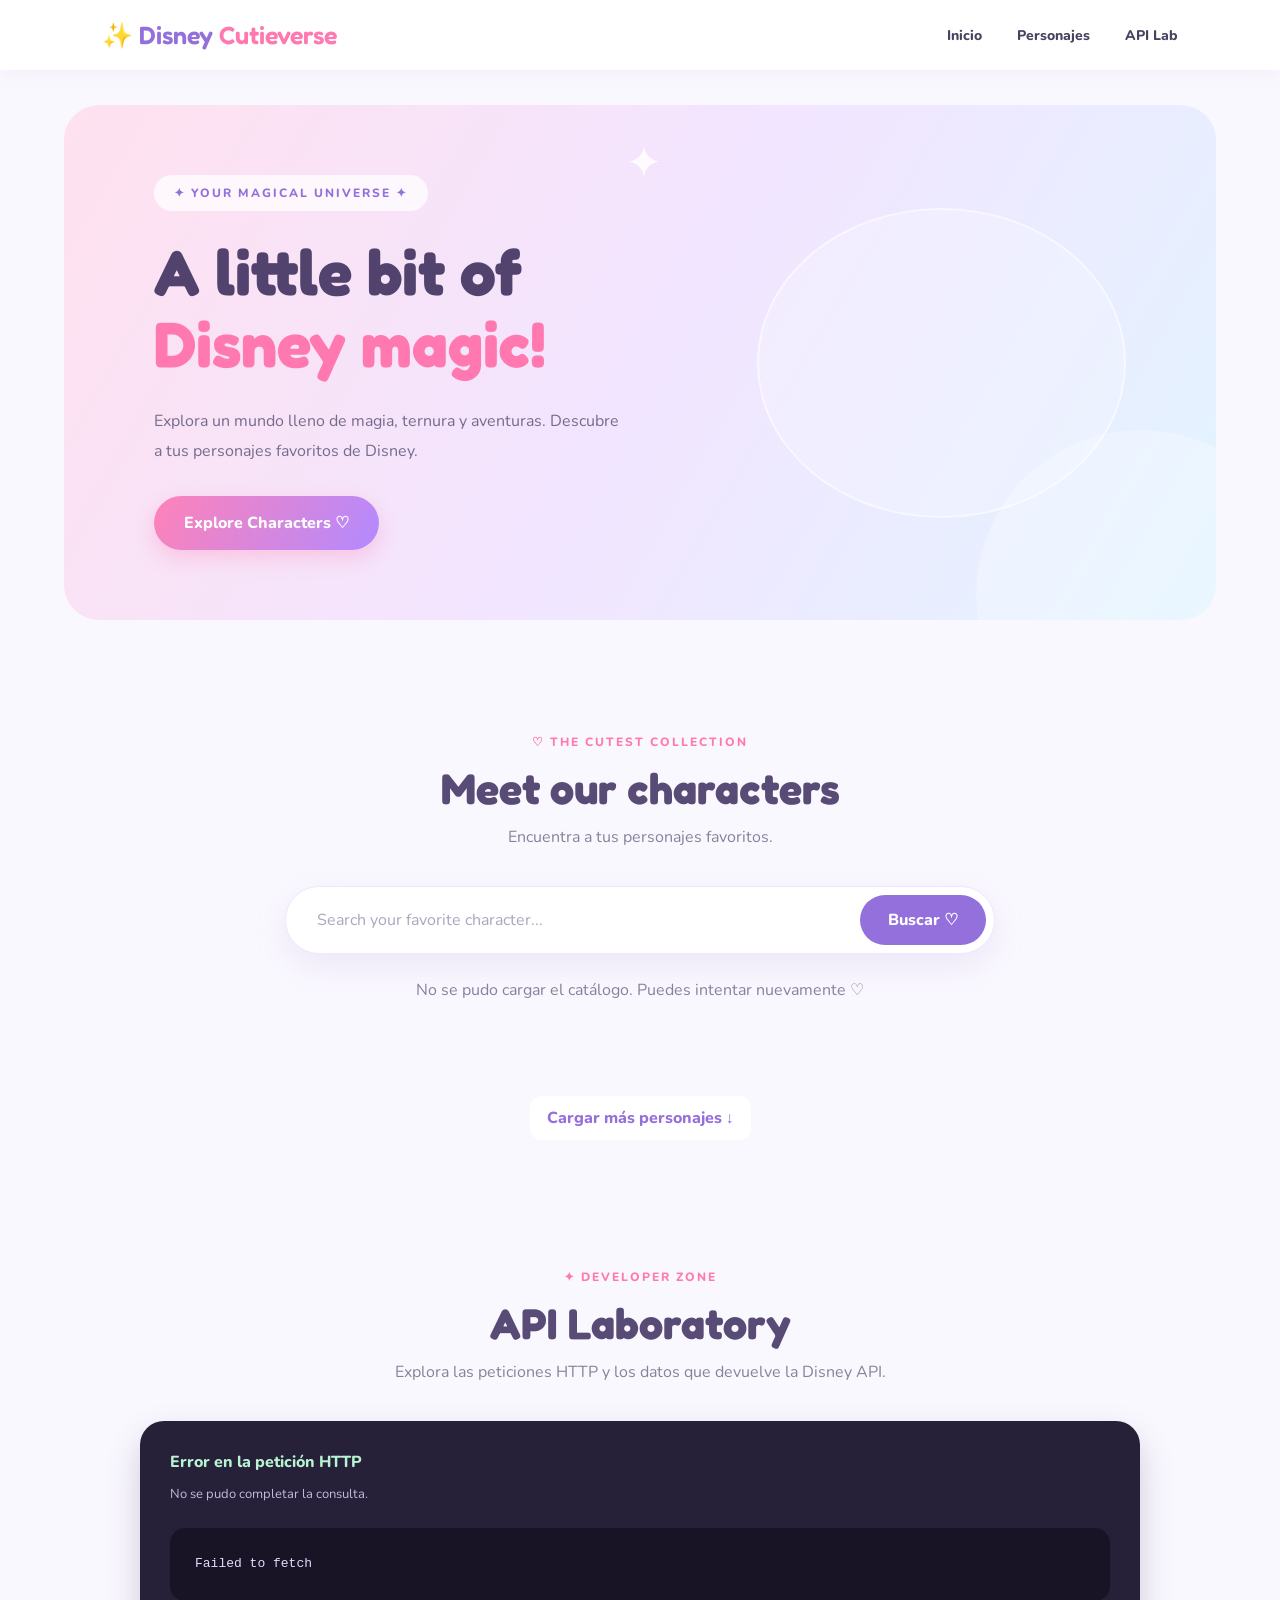
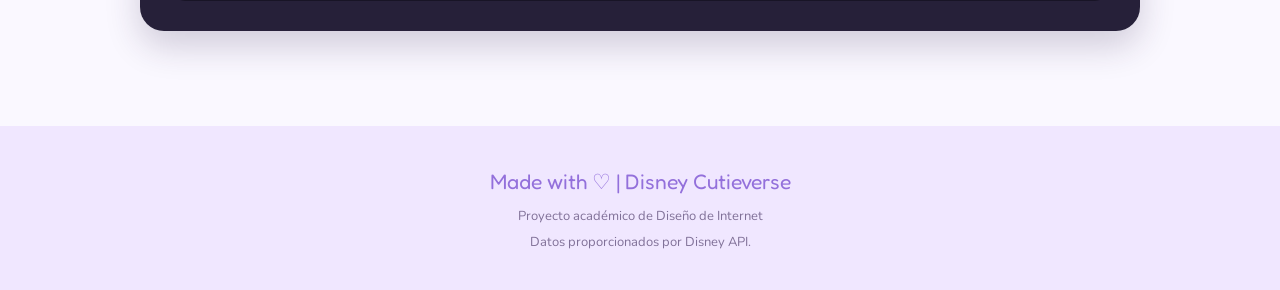
<file: index.html>
<!DOCTYPE html>
<html lang="es">
<head>
    <meta charset="UTF-8">
    <meta name="viewport" content="width=device-width, initial-scale=1.0">
    <title>Disney Cutieverse | Magical World</title>

    <link rel="stylesheet" href="style.css">
    <script src="app.js" defer></script>
</head>

<body>

    <!-- BARRA DE NAVEGACIÓN -->
    <header class="navbar">
        <a href="#inicio" class="logo">
            ✨ Disney <span>Cutieverse</span>
        </a>

        <nav class="nav-links">
            <a href="#inicio">Inicio</a>
            <a href="#personajes">Personajes</a>
            <a href="#api-lab">API Lab</a>
        </nav>
    </header>

    <main>

        <!-- PORTADA PRINCIPAL -->
        <section class="hero" id="inicio">

            <div class="hero-content">
                <span class="hero-badge">
                    ✦ YOUR MAGICAL UNIVERSE ✦
                </span>

                <h1>
                    A little bit of
                    <span>Disney magic!</span>
                </h1>

                <p>
                    Explora un mundo lleno de magia,
                    ternura y aventuras. Descubre a tus
                    personajes favoritos de Disney.
                </p>

                <a href="#personajes" class="btn-primary">
                    Explore Characters ♡
                </a>
            </div>

            <div class="hero-image" id="hero-image">
                <!-- Imagen obtenida mediante la API -->
            </div>

        </section>

        <!-- CATÁLOGO DE PERSONAJES -->
        <section class="characters-section" id="personajes">

            <div class="section-header">
                <span class="section-tag">♡ THE CUTEST COLLECTION</span>
                <h2>Meet our characters</h2>
                <p>Encuentra a tus personajes favoritos.</p>
            </div>

            <!-- BUSCADOR -->
            <div class="search-container">
                <input
                    type="search"
                    id="search-input"
                    placeholder="Search your favorite character..."
                    autocomplete="off"
                    aria-label="Buscar personaje"
                >

                <button id="search-btn">
                    Buscar ♡
                </button>
            </div>

            <!-- FILTROS -->
            <div class="filters">
                <button class="filter-btn active" data-filter="all">
                    Todos
                </button>

                <button class="filter-btn" data-filter="favorites">
                    ♡ Favoritos
                </button>
            </div>

            <!-- RESULTADOS -->
            <p id="results-info"></p>

            <div class="characters-grid" id="characters-grid">
                <!-- Las tarjetas se generan con JavaScript -->
            </div>

            <!-- PAGINACIÓN -->
            <div class="pagination" id="pagination"></div>

        </section>

        <!-- LABORATORIO DE API -->
        <section class="api-section" id="api-lab">

            <div class="section-header">
                <span class="section-tag">✦ DEVELOPER ZONE</span>
                <h2>API Laboratory</h2>
                <p>
                    Explora las peticiones HTTP y los datos
                    que devuelve la Disney API.
                </p>
            </div>

            <div class="api-panel">
                <p id="api-status">Esperando petición...</p>
                <p id="api-time">Tiempo de respuesta: --</p>

                <pre id="api-json">Sin datos todavía.</pre>
            </div>

        </section>

    </main>

    <!-- VENTANA DE DETALLES -->
    <dialog id="character-modal" class="character-modal">
        <button id="close-modal" aria-label="Cerrar ventana">
            ✕
        </button>

        <div id="modal-content">
            <!-- Información detallada del personaje -->
        </div>
    </dialog>

    <!-- FOOTER -->
    <footer>
        <p>Made with ♡ | Disney Cutieverse</p>
        <p>Proyecto académico de Diseño de Internet</p>
        <p>Datos proporcionados por Disney API.</p>
    </footer>

</body>
</html>
</file>
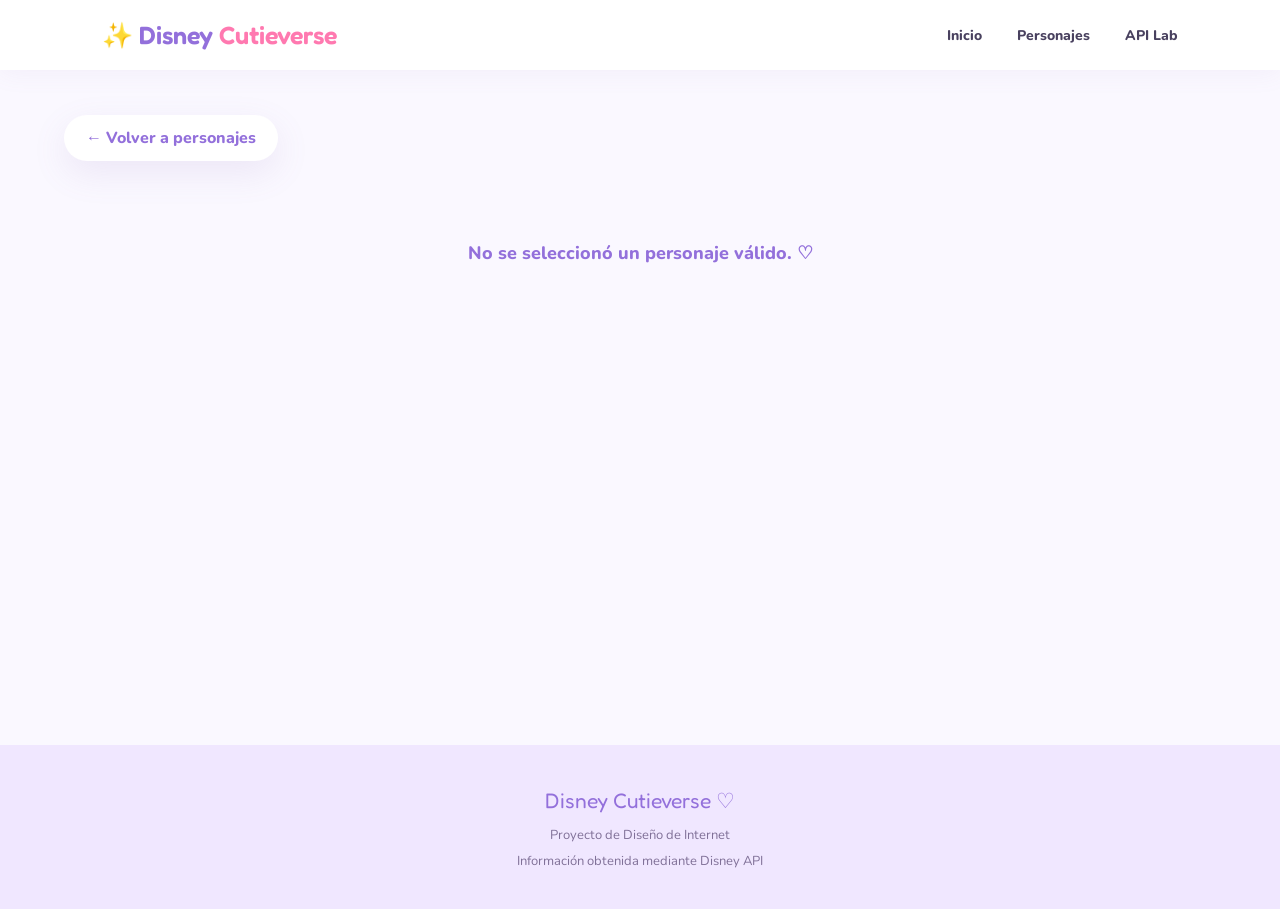
<file: detalle.html>
<!DOCTYPE html>
<html lang="es">

<head>
    <meta charset="UTF-8">
    <meta name="viewport" content="width=device-width, initial-scale=1.0">

    <title>Character Details | Disney Cutieverse</title>

    <link rel="stylesheet" href="style.css">
    <script src="detalle.js" defer></script>
</head>

<body>

    <!-- NAVEGACIÓN -->
    <header class="navbar">

        <a href="index.html" class="logo">
            ✨ Disney <span>Cutieverse</span>
        </a>

        <nav class="nav-links">
            <a href="index.html">Inicio</a>
            <a href="index.html#personajes">Personajes</a>
            <a href="index.html#api-lab">API Lab</a>
        </nav>

    </header>

    <main class="detail-page">

        <!-- VOLVER AL CATÁLOGO -->
        <a href="index.html#personajes" class="back-link">
            ← Volver a personajes
        </a>

        <!-- ESTADO DE CARGA -->
        <p id="detalle-estado" role="status">
            Cargando información del personaje... ♡
        </p>

        <!-- INFORMACIÓN DEL PERSONAJE -->
        <div id="detalle-contenido" hidden>

            <section class="detail-hero">

                <div class="detail-image" id="detalle-imagen">
                </div>

                <div class="detail-intro">

                    <span class="section-tag">
                        ✦ CHARACTER PROFILE ✦
                    </span>

                    <h1 id="detalle-nombre"></h1>

                    <p>
                        Descubre sus apariciones,
                        aventuras y conexiones
                        dentro del universo Disney.
                    </p>

                    <span id="detalle-id" class="detail-id"></span>

                </div>

            </section>

            <!-- INFORMACIÓN ADICIONAL -->
            <section class="detail-information">

                <div class="section-header">
                    <span class="section-tag">
                        ♡ DISCOVER MORE
                    </span>

                    <h2>Everything about me!</h2>

                    <p>
                        Conoce más sobre este personaje.
                    </p>
                </div>

                <div class="detail-grid">

                    <article class="detail-card">
                        <h3>🎬 Películas</h3>
                        <ul id="detalle-peliculas"></ul>
                    </article>

                    <article class="detail-card">
                        <h3>📺 Series</h3>
                        <ul id="detalle-series"></ul>
                    </article>

                    <article class="detail-card">
                        <h3>🌸 Cortometrajes</h3>
                        <ul id="detalle-cortos"></ul>
                    </article>

                    <article class="detail-card">
                        <h3>🎮 Videojuegos</h3>
                        <ul id="detalle-videojuegos"></ul>
                    </article>

                    <article class="detail-card">
                        <h3>💕 Aliados</h3>
                        <ul id="detalle-aliados"></ul>
                    </article>

                    <article class="detail-card">
                        <h3>💜 Enemigos</h3>
                        <ul id="detalle-enemigos"></ul>
                    </article>

                    <article class="detail-card">
                        <h3>🏰 Atracciones Disney</h3>
                        <ul id="detalle-parques"></ul>
                    </article>

                </div>

            </section>

        </div>

    </main>

    <footer>
        <p>Disney Cutieverse ♡</p>
        <p>Proyecto de Diseño de Internet</p>
        <p>Información obtenida mediante Disney API</p>
    </footer>

</body>
</html>
</file>
<file: style.css>
/* =========================================
   DISNEY CUTIEVERSE
   ESTILOS GENERALES
========================================= */

@import url('https://fonts.googleapis.com/css2?family=Fredoka:wght@400;500;600;700&family=Nunito:wght@400;500;600;700;800&display=swap');

:root {
    --pink: #ff79b0;
    --pink-light: #ffe4f0;
    --purple: #9370db;
    --purple-light: #eee6ff;
    --background: #faf8ff;
    --text: #49415f;
    --muted: #89819b;
    --white: #ffffff;
    --shadow: 0 12px 35px rgba(143, 110, 185, 0.12);
}

* {
    margin: 0;
    padding: 0;
    box-sizing: border-box;
}

html {
    scroll-behavior: smooth;
}

body {
    font-family: 'Nunito', sans-serif;
    background: var(--background);
    color: var(--text);
}

h1, h2, h3 {
    font-family: 'Fredoka', sans-serif;
}

button, input {
    font: inherit;
}

button {
    cursor: pointer;
}

a {
    text-decoration: none;
}

/* =========================================
   NAVBAR
========================================= */

.navbar {
    width: 100%;
    padding: 20px 8%;
    display: flex;
    align-items: center;
    justify-content: space-between;
    background: rgba(255, 255, 255, 0.95);
    box-shadow: 0 4px 25px rgba(150, 110, 180, 0.07);
    position: sticky;
    top: 0;
    z-index: 100;
    backdrop-filter: blur(15px);
}

.logo {
    font-family: 'Fredoka', sans-serif;
    font-size: 25px;
    font-weight: 600;
    color: var(--purple);
}

.logo span {
    color: var(--pink);
}

.nav-links {
    display: flex;
    align-items: center;
    gap: 35px;
}

.nav-links a {
    font-weight: 800;
    color: var(--text);
    font-size: 14px;
    transition: 0.3s;
}

.nav-links a:hover {
    color: var(--pink);
}

/* =========================================
   HERO / PORTADA
========================================= */

.hero {
    margin: 35px auto;
    width: 90%;
    max-width: 1400px;
    min-height: 460px;
    padding: 70px 7%;
    display: flex;
    align-items: center;
    justify-content: space-between;
    gap: 35px;
    border-radius: 35px;
    background: linear-gradient(
        120deg,
        #ffe1ef 0%,
        #f2e5ff 50%,
        #e2f4ff 100%
    );
    position: relative;
    overflow: hidden;
}

.hero::before {
    content: "✦";
    position: absolute;
    top: 28px;
    right: 48%;
    font-size: 45px;
    color: rgba(255, 255, 255, 0.85);
}

.hero::after {
    content: "";
    position: absolute;
    width: 330px;
    height: 330px;
    border-radius: 50%;
    background: rgba(255, 255, 255, 0.25);
    right: -90px;
    bottom: -140px;
}

.hero-content {
    flex: 1;
    max-width: 570px;
    position: relative;
    z-index: 2;
}

.hero-badge {
    display: inline-block;
    padding: 10px 20px;
    border-radius: 50px;
    background: rgba(255, 255, 255, 0.75);
    color: var(--purple);
    font-size: 12px;
    font-weight: 800;
    letter-spacing: 2px;
}

.hero h1 {
    font-size: clamp(40px, 5vw, 65px);
    line-height: 1.13;
    margin: 25px 0;
    color: #51436d;
}

.hero h1 span {
    display: block;
    color: var(--pink);
}

.hero p {
    max-width: 470px;
    line-height: 1.9;
    font-size: 16px;
    color: #756c8c;
}

.btn-primary {
    display: inline-flex;
    align-items: center;
    justify-content: center;
    margin-top: 30px;
    padding: 16px 30px;
    color: white;
    font-weight: 800;
    border-radius: 50px;
    background: linear-gradient(120deg, #ff82b8, #b28aff);
    box-shadow: 0 8px 20px rgba(255, 121, 176, 0.3);
    transition: 0.3s ease;
}

.btn-primary:hover {
    transform: translateY(-4px);
    box-shadow: 0 12px 25px rgba(255, 121, 176, 0.4);
}

/* Espacio reservado para imagen desde la API */

.hero-image {
    flex: 0 0 38%;
    min-height: 310px;
    position: relative;
    z-index: 2;
    display: flex;
    align-items: center;
    justify-content: center;
    border-radius: 50%;
    background: rgba(255, 255, 255, 0.22);
    border: 2px solid rgba(255, 255, 255, 0.5);
}

.hero-image:empty::before {
    content: "♡";
    font-size: 170px;
    color: rgba(255, 255, 255, 0.8);
    animation: flotar 4s ease-in-out infinite;
}

.hero-image img {
    width: 100%;
    max-height: 380px;
    object-fit: contain;
    filter: drop-shadow(0 15px 20px rgba(95, 75, 135, 0.12));
    animation: flotar 4s ease-in-out infinite;
}

@keyframes flotar {
    0%, 100% {
        transform: translateY(0);
    }

    50% {
        transform: translateY(-14px);
    }
}

/* =========================================
   SECCIONES
========================================= */

.characters-section,
.api-section {
    max-width: 1400px;
    width: 90%;
    margin: auto;
    padding: 75px 3%;
}

.section-header {
    text-align: center;
    margin-bottom: 38px;
}

.section-tag {
    display: inline-block;
    color: var(--pink);
    font-size: 12px;
    font-weight: 800;
    letter-spacing: 2px;
    margin-bottom: 12px;
}

.section-header h2 {
    font-size: clamp(30px, 4vw, 43px);
    color: #584b76;
    margin-bottom: 12px;
}

.section-header p {
    color: var(--muted);
}

/* =========================================
   BUSCADOR
========================================= */

.search-container {
    max-width: 710px;
    margin: 35px auto 25px;
    padding: 8px;
    display: flex;
    align-items: center;
    background: var(--white);
    border-radius: 50px;
    border: 1px solid #f1e6ff;
    box-shadow: var(--shadow);
}

.search-container input {
    flex: 1;
    min-width: 0;
    border: none;
    outline: none;
    padding: 14px 23px;
    background: transparent;
    color: var(--text);
}

.search-container input::placeholder {
    color: #ada5bc;
}

.search-container button {
    border: none;
    border-radius: 50px;
    background: var(--purple);
    color: white;
    padding: 14px 28px;
    font-weight: 800;
    transition: 0.3s;
}

.search-container button:hover {
    background: var(--pink);
}

/* =========================================
   FILTROS
========================================= */

.filters {
    display: flex;
    justify-content: center;
    flex-wrap: wrap;
    gap: 12px;
    margin-bottom: 30px;
}

.filter-btn {
    border: 1px solid #eadcfb;
    background: white;
    color: #8c7ba8;
    padding: 11px 24px;
    border-radius: 30px;
    font-weight: 800;
    transition: 0.3s;
}

.filter-btn:hover,
.filter-btn.active {
    background: var(--purple);
    color: white;
    border-color: var(--purple);
}

#results-info {
    text-align: center;
    color: var(--muted);
    margin-bottom: 25px;
}

/* =========================================
   TARJETAS DE PERSONAJES
========================================= */

.characters-grid {
    display: grid;
    grid-template-columns: repeat(4, minmax(0, 1fr));
    gap: 25px;
}

.character-card {
    background: white;
    border-radius: 25px;
    overflow: hidden;
    border: 1px solid #f2ebfa;
    box-shadow: var(--shadow);
    transition: 0.3s ease;
}

.character-card:hover {
    transform: translateY(-9px);
    box-shadow: 0 18px 40px rgba(143, 110, 185, 0.2);
}

.character-image {
    height: 225px;
    display: flex;
    justify-content: center;
    align-items: center;
    background: linear-gradient(135deg, #ffe6f1, #e9e5ff);
    padding: 22px;
}

.character-image img {
    width: 100%;
    height: 100%;
    object-fit: contain;
}

.character-info {
    padding: 23px;
    text-align: center;
}

.character-info h3 {
    font-size: 21px;
    color: #554a70;
    margin-bottom: 12px;
}

.character-info p {
    color: var(--muted);
    font-size: 13px;
    margin-bottom: 16px;
}

.character-info button {
    border: none;
    background: #f5e9ff;
    color: var(--purple);
    font-weight: 800;
    border-radius: 30px;
    padding: 11px 17px;
    transition: 0.3s;
}

.character-info button:hover {
    background: var(--purple);
    color: white;
}

/* =========================================
   PAGINACIÓN
========================================= */

.pagination {
    display: flex;
    justify-content: center;
    flex-wrap: wrap;
    gap: 10px;
    margin-top: 35px;
}

.pagination button {
    border: none;
    padding: 11px 17px;
    background: white;
    color: var(--purple);
    border-radius: 12px;
    font-weight: 800;
}

.pagination button:hover {
    background: var(--purple);
    color: white;
}

/* =========================================
   API LABORATORY
========================================= */

.api-section {
    padding-top: 50px;
    padding-bottom: 95px;
}

.api-panel {
    max-width: 1000px;
    margin: 0 auto;
    padding: 30px;
    border-radius: 24px;
    background: #262039;
    color: white;
    box-shadow: 0 15px 35px rgba(44, 32, 69, 0.2);
}

#api-status {
    color: #b9f4d2;
    font-weight: 800;
    margin-bottom: 12px;
}

#api-time {
    color: #c6b9dc;
    font-size: 13px;
    margin-bottom: 25px;
}

#api-json {
    background: #181426;
    padding: 25px;
    border-radius: 15px;
    color: #e7d8ff;
    font-family: Consolas, monospace;
    font-size: 13px;
    line-height: 1.7;
    max-height: 400px;
    overflow: auto;
    white-space: pre-wrap;
    overflow-wrap: anywhere;
}

/* =========================================
   MODAL DE PERSONAJES
========================================= */

.character-modal {
    width: min(92%, 700px);
    max-height: 85vh;
    margin: auto;
    padding: 30px;
    border: none;
    border-radius: 28px;
    background: white;
    color: var(--text);
    box-shadow: 0 25px 80px rgba(30, 20, 50, 0.25);
    overflow-y: auto;
}

.character-modal::backdrop {
    background: rgba(35, 25, 55, 0.55);
    backdrop-filter: blur(6px);
}

#close-modal {
    display: block;
    margin-left: auto;
    border: none;
    background: var(--pink-light);
    color: var(--pink);
    border-radius: 50%;
    width: 38px;
    height: 38px;
    font-size: 17px;
}

/* =========================================
   FOOTER
========================================= */

footer {
    text-align: center;
    background: #f0e7ff;
    padding: 35px 20px;
    color: #807198;
    font-size: 13px;
    line-height: 2;
}

footer p:first-child {
    color: var(--purple);
    font-family: 'Fredoka', sans-serif;
    font-size: 21px;
}

/* =========================================
   DISEÑO RESPONSIVE
========================================= */

@media (max-width: 1100px) {
    .characters-grid {
        grid-template-columns: repeat(3, 1fr);
    }
}

@media (max-width: 800px) {
    .hero {
        flex-direction: column;
        text-align: center;
        padding: 65px 7%;
    }

    .hero-content {
        max-width: 100%;
    }

    .hero p {
        margin: auto;
    }

    .hero-image {
        width: 80%;
        min-height: 250px;
    }

    .characters-grid {
        grid-template-columns: repeat(2, 1fr);
    }

    .navbar {
        flex-direction: column;
        gap: 18px;
    }
}

@media (max-width: 500px) {
    .nav-links {
        gap: 17px;
    }

    .nav-links a {
        font-size: 12px;
    }

    .characters-grid {
        grid-template-columns: 1fr;
    }

    .search-container button {
        padding: 13px 16px;
    }

    .hero {
        margin-top: 15px;
        border-radius: 23px;
    }

    .hero-image {
        width: 100%;
    }

    .characters-section,
    .api-section {
        width: 94%;
    }
}


/* =========================================
   CATÁLOGO DESLIZABLE
========================================= */

.characters-grid {
    max-height: 760px;
    overflow-y: auto;
    overflow-x: hidden;
    padding: 15px 12px 20px 5px;
    scroll-behavior: smooth;
    scrollbar-width: thin;
    scrollbar-color: #d4b5ff #f5efff;
}

/* Barra de desplazamiento en Chrome y Edge */

.characters-grid::-webkit-scrollbar {
    width: 10px;
}

.characters-grid::-webkit-scrollbar-track {
    background: #f5efff;
    border-radius: 20px;
}

.characters-grid::-webkit-scrollbar-thumb {
    background: linear-gradient(
        180deg,
        #ff9bc7,
        #b99aff
    );
    border-radius: 20px;
}

.characters-grid::-webkit-scrollbar-thumb:hover {
    background: #a87bef;
}

/* Mensaje de paginación */

.pagination p {
    color: #9984af;
    font-weight: 700;
    padding: 15px;
}

/* Ocultamos favoritos hasta programarlos */

.filters {
    display: none;
}


/* ==========================================
   DISNEY CUTIEVERSE
   PÁGINA DE DETALLES
========================================== */

/* CONTENEDOR PRINCIPAL */

.detail-page {
    width: 90%;
    max-width: 1250px;
    min-height: 75vh;
    margin: 0 auto;
    padding: 45px 0 90px;
}

/* BOTÓN PARA REGRESAR */

.back-link {
    display: inline-flex;
    align-items: center;
    margin-bottom: 30px;
    padding: 12px 22px;
    border-radius: 30px;
    background: white;
    color: var(--purple);
    font-weight: 800;
    box-shadow: var(--shadow);
    transition: 0.3s;
}

.back-link:hover {
    background: var(--purple);
    color: white;
    transform: translateX(-5px);
}

/* MENSAJE DE CARGA */

#detalle-estado {
    text-align: center;
    padding: 50px 20px;
    color: var(--purple);
    font-size: 18px;
    font-weight: 800;
}

/* PORTADA DEL PERSONAJE */

.detail-hero {
    display: grid;
    grid-template-columns: 40% 1fr;
    align-items: center;
    gap: 60px;

    padding: 60px;
    border-radius: 35px;

    background: linear-gradient(
        125deg,
        #ffe0ee,
        #f0e4ff,
        #e1f3ff
    );

    position: relative;
    overflow: hidden;
}

/* DECORACIÓN */

.detail-hero::after {
    content: "✦";
    position: absolute;
    top: 30px;
    right: 40px;
    font-size: 55px;
    color: white;
    opacity: 0.8;
}

/* IMAGEN */

.detail-image {
    min-height: 350px;
    padding: 35px;

    background: rgba(255, 255, 255, 0.45);
    border: 2px solid rgba(255, 255, 255, 0.8);

    border-radius: 30px;

    display: flex;
    align-items: center;
    justify-content: center;

    color: var(--pink);
    font-size: 90px;
}

.detail-image img {
    width: 100%;
    max-height: 370px;
    object-fit: contain;

    filter: drop-shadow(
        0 15px 20px rgba(89, 63, 117, 0.15)
    );

    animation: flotar 4s ease-in-out infinite;
}

/* INFORMACIÓN PRINCIPAL */

.detail-intro {
    position: relative;
    z-index: 1;
}

.detail-intro .section-tag {
    padding: 10px 20px;
    border-radius: 30px;
    background: rgba(255, 255, 255, 0.75);
}

.detail-intro h1 {
    margin: 25px 0;
    font-size: clamp(38px, 5vw, 65px);
    line-height: 1.15;
    color: #574775;
}

.detail-intro p {
    max-width: 500px;
    color: #796c91;
    font-size: 17px;
    line-height: 1.9;
    margin-bottom: 25px;
}

.detail-id {
    display: inline-block;
    padding: 12px 22px;
    background: white;
    border-radius: 30px;
    color: var(--purple);
    font-weight: 800;
    box-shadow: var(--shadow);
}

/* ==========================================
   INFORMACIÓN ADICIONAL
========================================== */

.detail-information {
    padding-top: 75px;
}

/* TARJETAS DE INFORMACIÓN */


.detail-grid {
    display: grid;
    grid-template-columns: repeat(3, minmax(0, 1fr));
    gap: 25px;
    align-items: start;
}


.detail-card {
    background: white;
    border: 1px solid #f0e6fb;
    border-radius: 25px;

    padding: 28px;
    min-height: 0;

    box-shadow: var(--shadow);
    transition: 0.3s ease;
}

.detail-card:hover {
    transform: translateY(-6px);
    box-shadow: 0 18px 35px rgba(147, 112, 219, 0.18);
}

.detail-card h3 {
    font-size: 21px;
    color: #68538d;
    margin-bottom: 22px;

    padding-bottom: 15px;
    border-bottom: 2px solid #f6edff;
}

/* LISTAS DE PELÍCULAS, SERIES Y MÁS */

.detail-card ul {
    display: flex;
    flex-direction: column;
    gap: 10px;

    list-style: none;
    padding: 0;
}

.detail-card li {
    background: linear-gradient(
        120deg,
        #fff1f7,
        #f5efff
    );

    padding: 12px 15px;
    border-radius: 12px;

    font-size: 14px;
    line-height: 1.6;
    color: #76678d;

    overflow-wrap: anywhere;
}

/* ==========================================
   DISEÑO RESPONSIVE
========================================== */

@media (max-width: 950px) {

    .detail-hero {
        grid-template-columns: 1fr;
        gap: 35px;
        padding: 40px;
        text-align: center;
    }

    .detail-intro p {
        margin-left: auto;
        margin-right: auto;
    }

    .detail-grid {
        grid-template-columns: repeat(2, 1fr);
    }

    .detail-image {
        max-width: 450px;
        width: 100%;
        margin: auto;
    }
}

@media (max-width: 600px) {

    .detail-page {
        width: 94%;
        padding-top: 25px;
    }

    .detail-hero {
        padding: 30px 20px;
        border-radius: 25px;
    }

    .detail-image {
        min-height: 250px;
        padding: 20px;
    }

    .detail-image img {
        max-height: 260px;
    }

    .detail-intro h1 {
        font-size: 38px;
    }

    .detail-grid {
        grid-template-columns: 1fr;
    }

    .detail-card {
        min-height: auto;
    }

    .detail-information {
        padding-top: 50px;
    }
}
</file>
